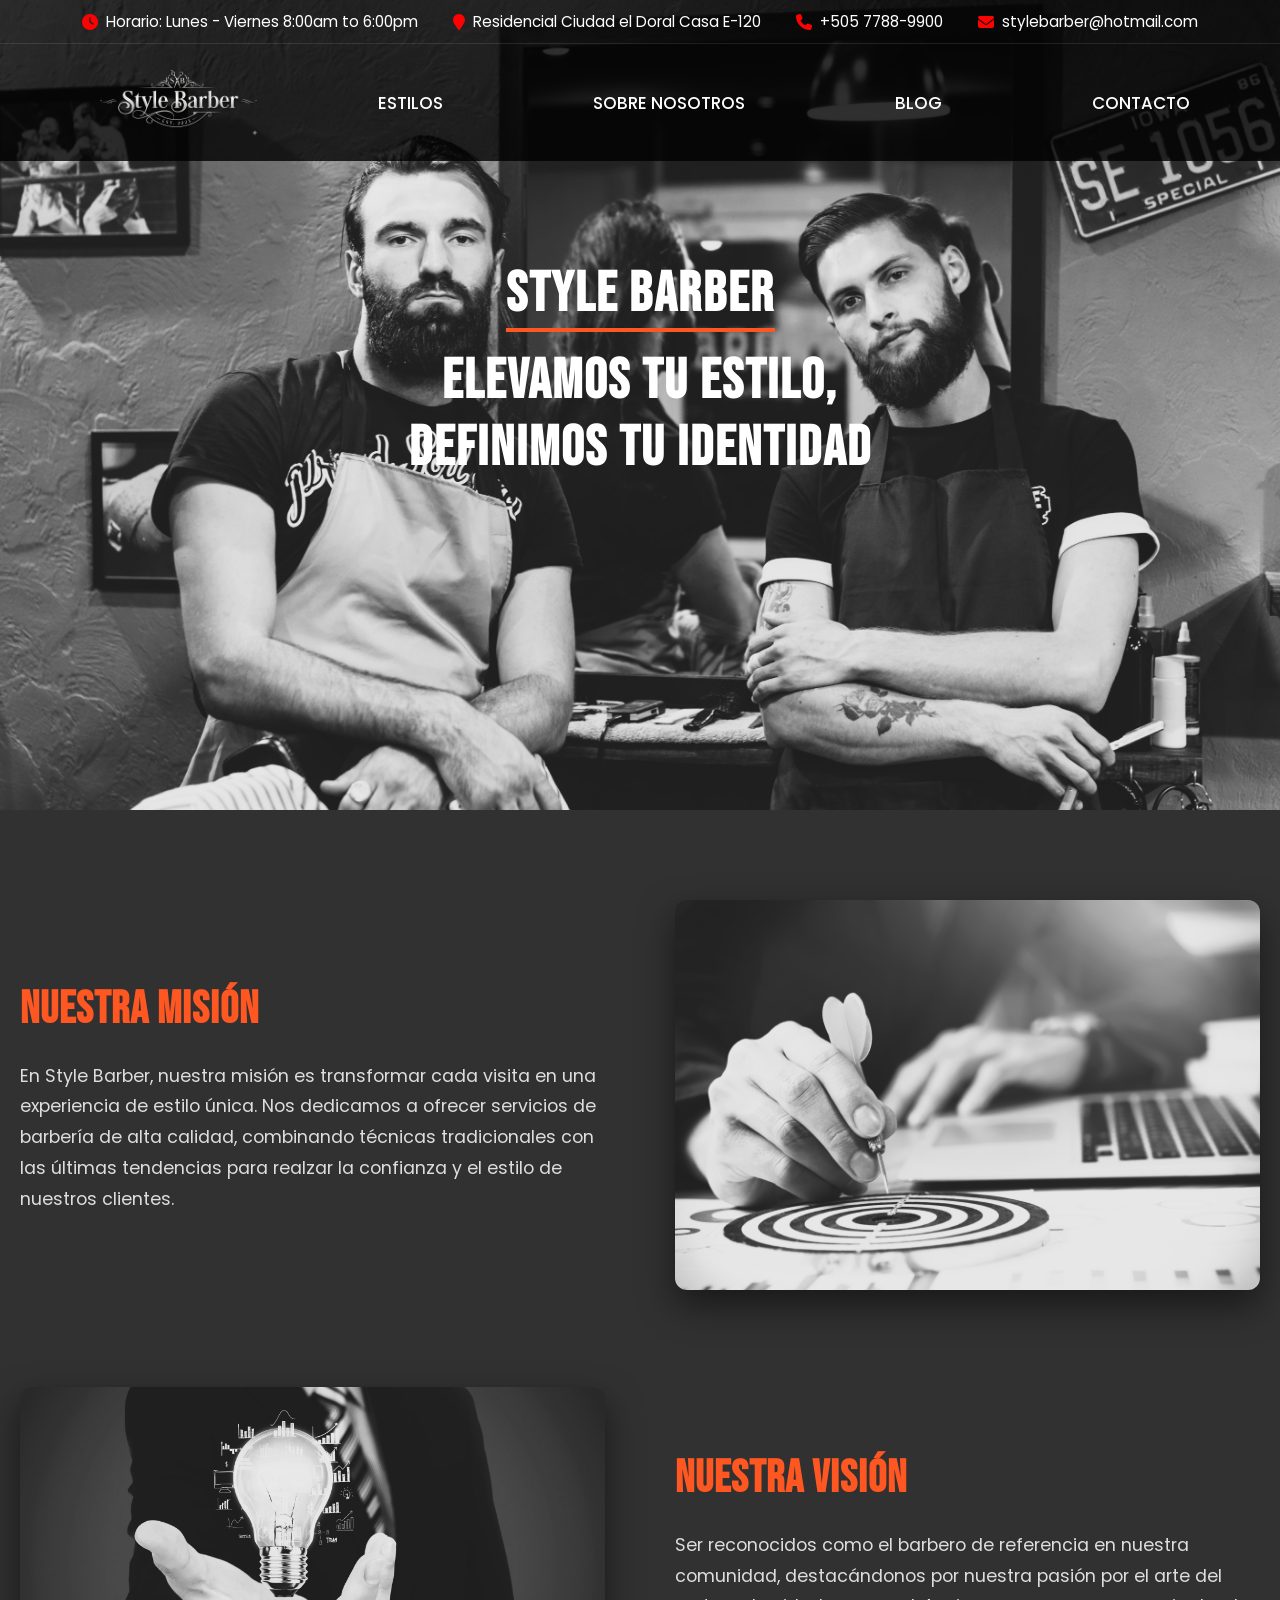
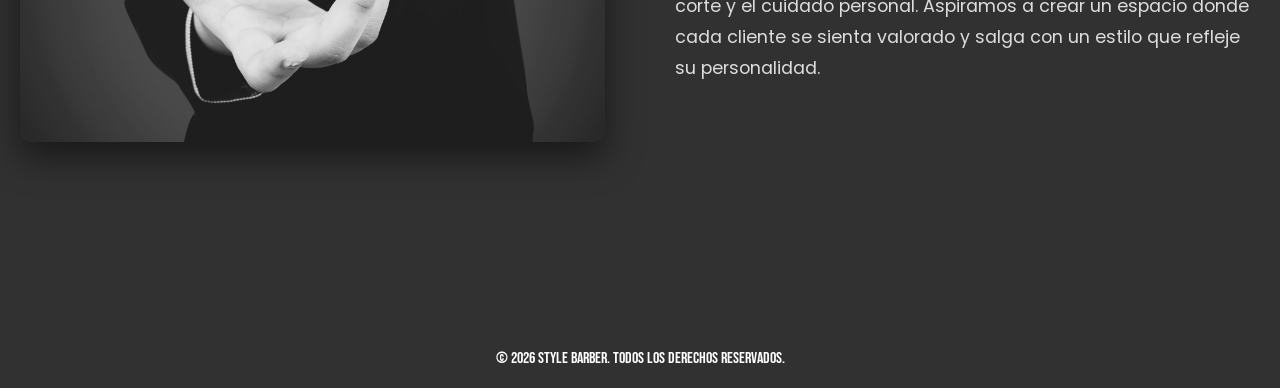
<file: pages/about.html>
<!DOCTYPE html>
<html lang="es">

<head>
    <meta charset="UTF-8">
    <meta name="viewport" content="width=device-width, initial-scale=1.0">
    <link rel="stylesheet" href="https://cdnjs.cloudflare.com/ajax/libs/font-awesome/6.5.1/css/all.min.css">
    <link rel="stylesheet" href="../css/global.css">
    <link rel="stylesheet" href="../css/about.css">
    <title>Sobre Nosotros | Style Barber</title>
</head>

<body>
    <div class="portada-principal">
    <header class="header">
        <div class="top-bar">
            <div class="container">

                <div class="contact-info">
                    <div class="info-item horario">
                        <i class="fa fa-clock"></i>
                        <span>Horario: Lunes - Viernes 8:00am to 6:00pm</span>
                    </div>
                    <div class="info-item direccion">
                        <i class="fa fa-map-marker"></i>
                        <span>Residencial Ciudad el Doral Casa E-120</span>
                    </div>
                    <div class="info-item telefono">
                        <i class="fa fa-phone"></i>
                        <a href="tel:+50577889900">+505 7788-9900</a>
                    </div>
                    <div class="info-item email">
                        <i class="fa fa-envelope"></i>
                        <a href="mailto:stylebarber@hotmail.com">stylebarber@hotmail.com</a>
                    </div>
                </div>

            </div>
        </div>

        <nav class="navbar">
            <div class="navbar-container">
                <div class="logo">
                    <a href="../index.html">
                        <img src="../assets/logoT.PNG" alt="Style Barber" width="200" height="100">
                    </a>
                </div>
                <div class="hamburger">
                    <i class="fa-solid fa-bars"></i>
                </div>
                <ul class="nav-menu">
                    <li><a href="styles.html">Estilos</a></li>
                    <li><a href="about.html">Sobre Nosotros</a></li>
                    <li><a href="blog.html">Blog</a></li>
                    <li><a href="contact.html">Contacto</a></li>
                </ul>
            </div>
        </nav>
    </header>
    <main>
        <section class="about-section">
            <div class="container">
                <span class="section-title">Style Barber</span>
                <h1 class="section-heading">Elevamos Tu Estilo,
                    <br>
                    Definimos Tu Identidad
                </h1>
            </div>
        </section>
    </div>
        <section class="mission-vision">
    <div class="container">

        <div class="mission">
            <div class="text-content">
                <h2>Nuestra Misión</h2>
                <p>En Style Barber, nuestra misión es transformar cada visita en una experiencia de estilo única. Nos dedicamos a ofrecer servicios de barbería de alta calidad, combinando técnicas tradicionales con las últimas tendencias para realzar la confianza y el estilo de nuestros clientes.</p>
            </div>
            <div class="image-content">
                <img src="../assets/misionc.jpg" alt="Nuestra Misión" loading="lazy">
            </div>
        </div>

        <div class="vision">
            <div class="image-content">
                <img src="../assets/visionc.jpg" alt="Nuestra Visión" loading="lazy">
            </div>
            <div class="text-content">
                <h2>Nuestra Visión</h2>
                <p>Ser reconocidos como el barbero de referencia en nuestra comunidad, destacándonos por nuestra pasión por el arte del corte y el cuidado personal. Aspiramos a crear un espacio donde cada cliente se sienta valorado y salga con un estilo que refleje su personalidad.</p>
            </div>
        </div>

    </div>
</section>
    </main>

        <footer>
            <p>&copy; 2026 Style Barber. Todos los derechos reservados.</p>
        </footer>

        <script src="../JS/script.js"></script>
</body>

</html>
</file>
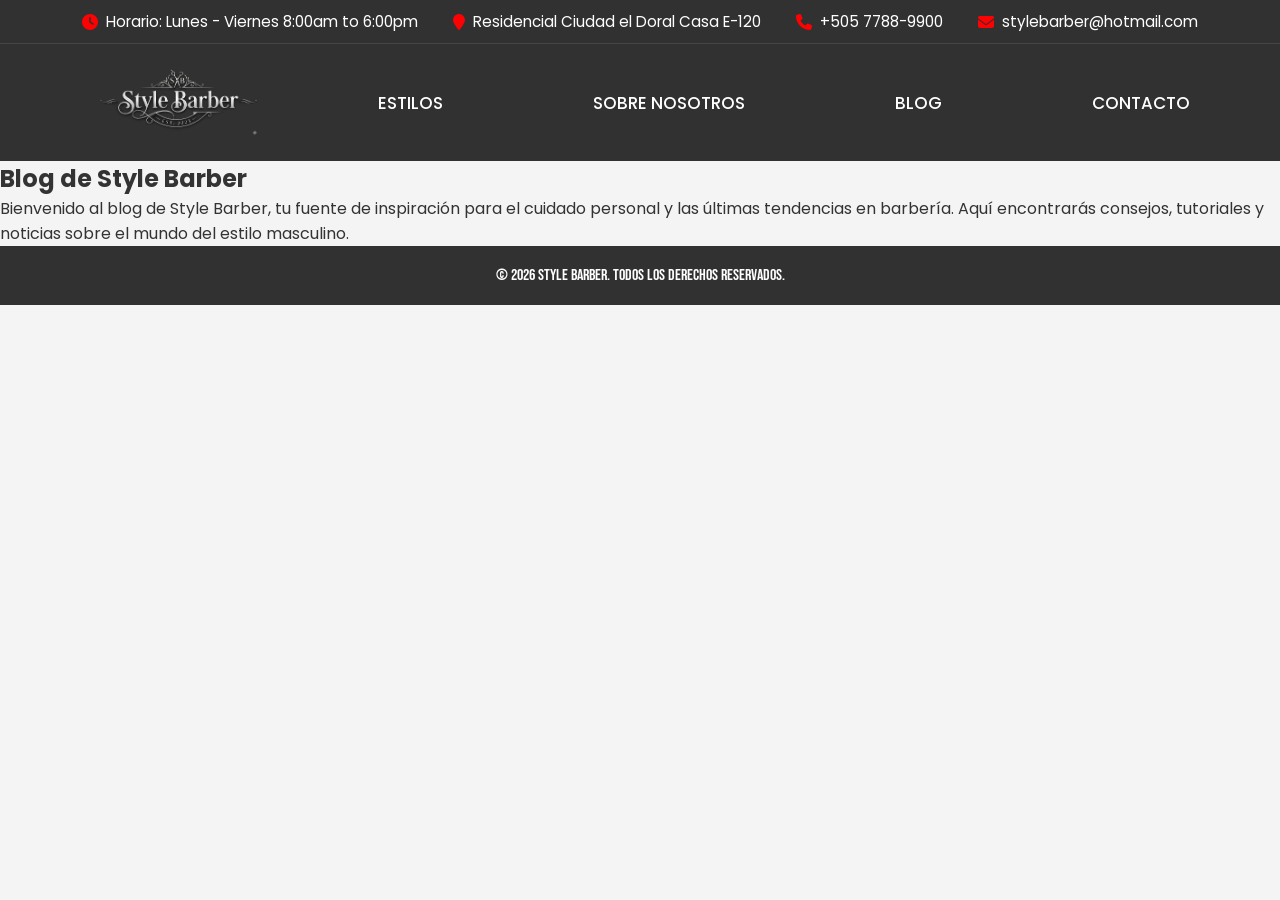
<file: pages/blog.html>
<!DOCTYPE html>
<html lang="es">

<head>
    <meta charset="UTF-8">
    <meta name="viewport" content="width=device-width, initial-scale=1.0">
    <link rel="stylesheet" href="https://cdnjs.cloudflare.com/ajax/libs/font-awesome/6.5.1/css/all.min.css">
    <link rel="stylesheet" href="../css/global.css">
    <title>Blog | Style Barber</title>
</head>

<body>
    <header class="header">
        <div class="top-bar">
            <div class="container">

                <div class="contact-info">
                    <div class="info-item horario">
                        <i class="fa fa-clock"></i>
                        <span>Horario: Lunes - Viernes 8:00am to 6:00pm</span>
                    </div>
                    <div class="info-item direccion">
                        <i class="fa fa-map-marker"></i>
                        <span>Residencial Ciudad el Doral Casa E-120</span>
                    </div>
                    <div class="info-item telefono">
                        <i class="fa fa-phone"></i>
                        <a href="tel:+50577889900">+505 7788-9900</a>
                    </div>
                    <div class="info-item email">
                        <i class="fa fa-envelope"></i>
                        <a href="mailto:stylebarber@hotmail.com">stylebarber@hotmail.com</a>
                    </div>
                </div>

            </div>
        </div>

        <nav class="navbar">
            <div class="navbar-container">
                <div class="logo">
                    <a href="../index.html">
                        <img src="../assets/logoT.PNG" alt="Style Barber" width="200" height="100">
                    </a>
                </div>
                <div class="hamburger">
                    <i class="fa-solid fa-bars"></i>
                </div>
                <ul class="nav-menu">
                    <li><a href="styles.html">Estilos</a></li>
                    <li><a href="about.html">Sobre Nosotros</a></li>
                    <li><a href="blog.html">Blog</a></li>
                    <li><a href="contact.html">Contacto</a></li>
                </ul>
            </div>
        </nav>
    </header>


    <!-- Contenido de la página del blog -->
    <main>
        <section class="blog-section">
            <div class="container">
                <h1>Blog de Style Barber</h1>
                <p>Bienvenido al blog de Style Barber, tu fuente de inspiración para el cuidado personal y las últimas
                    tendencias en barbería. Aquí encontrarás consejos, tutoriales y noticias sobre el mundo del estilo
                    masculino.</p>
            </div>
        </section>
    </main>
    <footer>
        <p>&copy; 2026 Style Barber. Todos los derechos reservados.</p>
    </footer>

    <script src="../JS/script.js"></script>
</body>

</html>
</file>
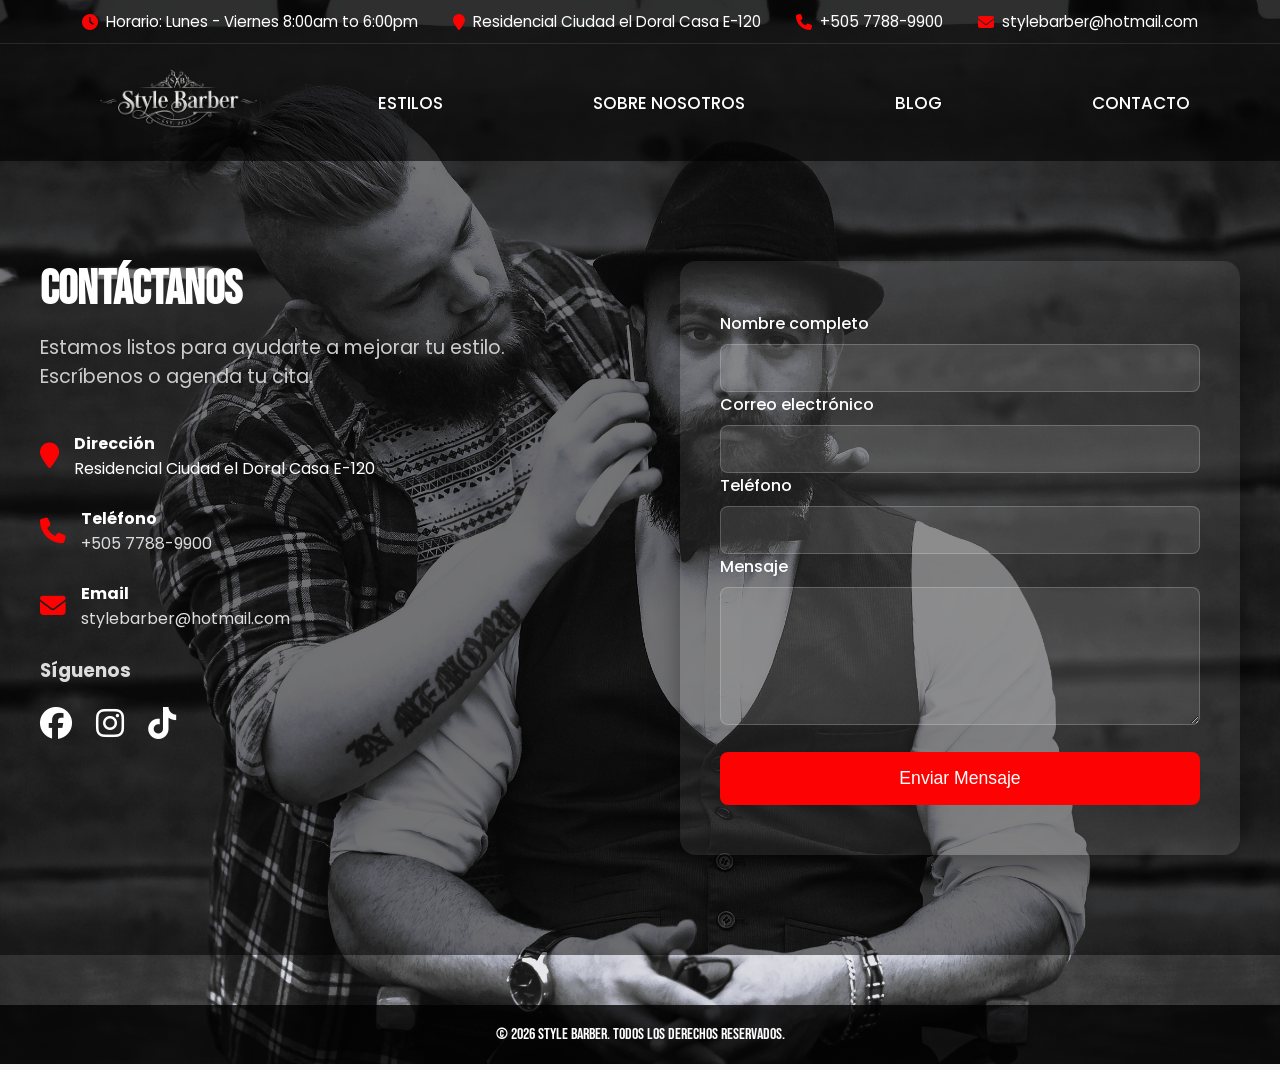
<file: pages/contact.html>
<!DOCTYPE html>
<html lang="es">

<head>
    <meta charset="UTF-8">
    <meta name="viewport" content="width=device-width, initial-scale=1.0">
    <link rel="stylesheet" href="https://cdnjs.cloudflare.com/ajax/libs/font-awesome/6.5.1/css/all.min.css">
    <link rel="stylesheet" href="../css/global.css">
    <link rel="stylesheet" href="../css/contact.css">
    <title>Contacto | Style Barber</title>
</head>

<body>
    <header class="header">
        <div class="top-bar">
            <div class="container">

                <div class="contact-info">
                    <div class="info-item horario">
                        <i class="fa fa-clock"></i>
                        <span>Horario: Lunes - Viernes 8:00am to 6:00pm</span>
                    </div>
                    <div class="info-item direccion">
                        <i class="fa fa-map-marker"></i>
                        <span>Residencial Ciudad el Doral Casa E-120</span>
                    </div>
                    <div class="info-item telefono">
                        <i class="fa fa-phone"></i>
                        <a href="tel:+50577889900">+505 7788-9900</a>
                    </div>
                    <div class="info-item email">
                        <i class="fa fa-envelope"></i>
                        <a href="mailto:stylebarber@hotmail.com">stylebarber@hotmail.com</a>
                    </div>
                </div>

            </div>
        </div>

        <nav class="navbar">
            <div class="navbar-container">
                <div class="logo">
                    <a href="../index.html">
                        <img src="../assets/logoT.PNG" alt="Style Barber" width="200" height="100">
                    </a>
                </div>
                <div class="hamburger">
                    <i class="fa-solid fa-bars"></i>
                </div>
                <ul class="nav-menu">
                    <li><a href="styles.html">Estilos</a></li>
                    <li><a href="about.html">Sobre Nosotros</a></li>
                    <li><a href="blog.html">Blog</a></li>
                    <li><a href="contact.html">Contacto</a></li>
                </ul>
            </div>
        </nav>
    </header>

    <section class="contact-section">
    <div class="contact-container">
        
        <!-- LADO IZQUIERDO -->
        <div class="contact-info-side">
            <h1>Contáctanos</h1>
            <p class="subtitle">Estamos listos para ayudarte a mejorar tu estilo. Escríbenos o agenda tu cita.</p>
            
            <div class="info-box">
                <div class="info-item">
                    <i class="fa fa-map-marker"></i>
                    <div>
                        <strong>Dirección</strong>
                        <p>Residencial Ciudad el Doral Casa E-120</p>
                    </div>
                </div>
                <div class="info-item">
                    <i class="fa fa-phone"></i>
                    <div>
                        <strong>Teléfono</strong>
                        <p><a href="tel:+50577889900">+505 7788-9900</a></p>
                    </div>
                </div>
                <div class="info-item">
                    <i class="fa fa-envelope"></i>
                    <div>
                        <strong>Email</strong>
                        <p><a href="mailto:stylebarber@hotmail.com">stylebarber@hotmail.com</a></p>
                    </div>
                </div>
            </div>

            <!-- Redes Sociales -->
            <div class="redes-sociales">
                <h3>Síguenos</h3>
                <div class="social-icons">
                    <a href="https://www.facebook.com/stylebarber" target="_blank"><i class="fab fa-facebook"></i></a>
                    <a href="https://www.instagram.com/stylebarber" target="_blank"><i class="fab fa-instagram"></i></a>
                    <a href="https://www.tiktok.com/stylebarber" target="_blank"><i class="fab fa-tiktok"></i></a>
                </div>
            </div>
        </div>

        <!-- LADO DERECHO - FORMULARIO EN CARD -->
        <div class="contact-form-side">
            <form action="#" method="post" class="contact-form">
                <div class="form-group">
                    <label for="name">Nombre completo</label>
                    <input type="text" id="name" name="name" required>
                </div>
                <div class="form-group">
                    <label for="email">Correo electrónico</label>
                    <input type="email" id="email" name="email" required>
                </div>
                <div class="form-group">
                    <label for="phone">Teléfono</label>
                    <input type="tel" id="phone" name="phone">
                </div>
                <div class="form-group">
                    <label for="message">Mensaje</label>
                    <textarea id="message" name="message" rows="6" required></textarea>
                </div>
                <button type="submit" class="submit-button">Enviar Mensaje</button>
            </form>
        </div>
    </div>
</section>
    <br>
    <br>

    <footer>
        <p>&copy; 2026 Style Barber. Todos los derechos reservados.</p>
    </footer>

    <script src="../JS/script.js"></script>
</body>

</html>
</file>
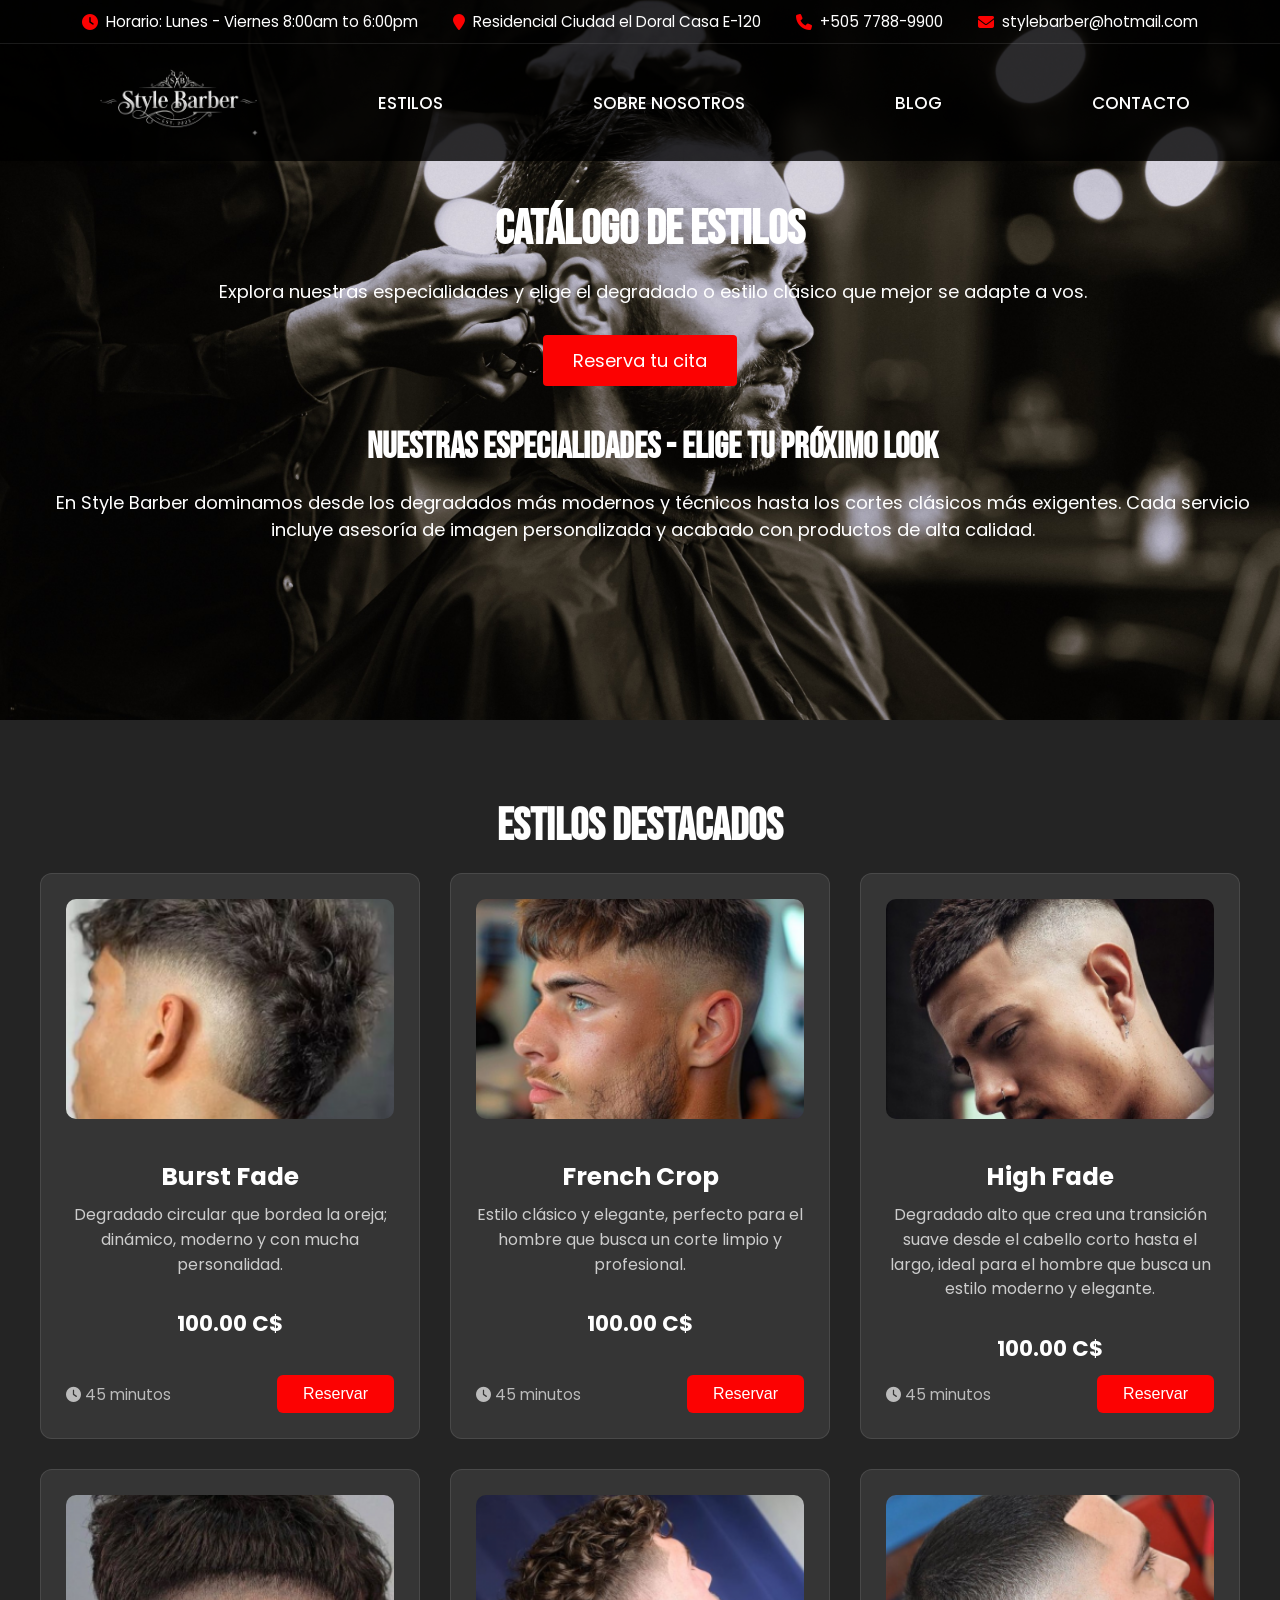
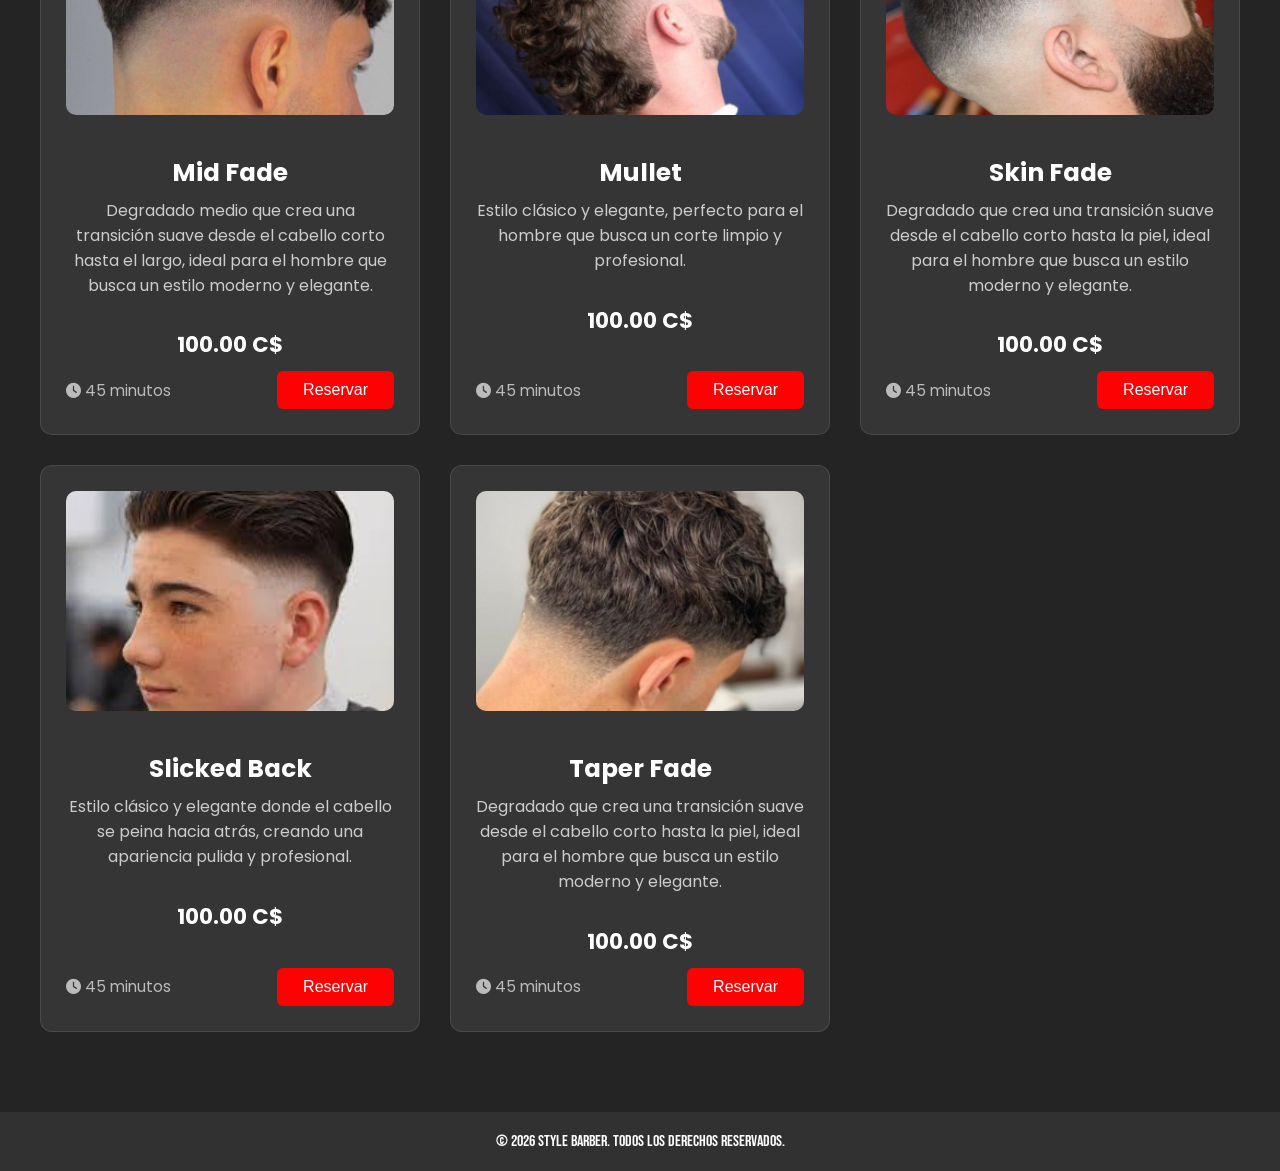
<file: pages/styles.html>
<!DOCTYPE html>
<html lang="es">

<head>
    <meta charset="UTF-8">
    <meta name="viewport" content="width=device-width, initial-scale=1.0">
    <link rel="stylesheet" href="https://cdnjs.cloudflare.com/ajax/libs/font-awesome/6.5.1/css/all.min.css">
    <link rel="stylesheet" href="../css/global.css">
    <link rel="stylesheet" href="../css/styles.css">

    <title>Estilos | Style Barber</title>
</head>

<body>

    <div class="portada-principal">
        <header class="header">
            <div class="top-bar">
                <div class="container">

                    <div class="contact-info">
                        <div class="info-item horario">
                            <i class="fa fa-clock"></i>
                            <span>Horario: Lunes - Viernes 8:00am to 6:00pm</span>
                        </div>
                        <div class="info-item direccion">
                            <i class="fa fa-map-marker"></i>
                            <span>Residencial Ciudad el Doral Casa E-120</span>
                        </div>
                        <div class="info-item telefono">
                            <i class="fa fa-phone"></i>
                            <a href="tel:+50577889900">+505 7788-9900</a>
                        </div>
                        <div class="info-item email">
                            <i class="fa fa-envelope"></i>
                            <a href="mailto:stylebarber@hotmail.com">stylebarber@hotmail.com</a>
                        </div>
                    </div>

                </div>
            </div>

            <nav class="navbar">
                <div class="navbar-container">
                    <div class="logo">
                        <a href="../index.html">
                            <img src="../assets/logoT.PNG" alt="Style Barber" width="200" height="100">
                        </a>
                    </div>
                    <div class="hamburger">
                        <i class="fa-solid fa-bars"></i>
                    </div>
                    <ul class="nav-menu">
                        <li><a href="styles.html">Estilos</a></li>
                        <li><a href="about.html">Sobre Nosotros</a></li>
                        <li><a href="blog.html">Blog</a></li>
                        <li><a href="contact.html">Contacto</a></li>
                    </ul>
                </div>
            </nav>
        </header>

        <main class="main-content">
            <section class="hero">
                <div class="container">
                    <h1>Catálogo de Estilos</h1>
                    <p>Explora nuestras especialidades y elige el degradado o estilo clásico que mejor se adapte a vos.
                    </p>
                    <div class="divider-button">
                        <a href="contact.html" class="btn">Reserva tu cita</a>
                    </div>
                </div>
            </section>

            <section id="description">
                <div class="description-content">
                    <h2><strong>Nuestras Especialidades</strong> - Elige tu próximo look</h2>
                    <p>En Style Barber dominamos desde los degradados más modernos y técnicos hasta los cortes clásicos
                        más exigentes. Cada servicio incluye asesoría de imagen personalizada y acabado con productos de
                        alta calidad.</p>
                </div>
            </section>
        </main>
    </div>

    <section id="styles">
        <div class="container">
            <h2>Estilos Destacados</h2>
        </div>

        <div class="container-styles">
            <div class="services-card">
                <div class="card-image">
                    <img src="../assets/burst_fade.png" alt="Burst Fade" width="200" height="200">
                </div>
                <div class="card-content">
                    <h3 class="services-title">Burst Fade</h3>
                    <p class="services-description">
                        Degradado circular que bordea la oreja; dinámico, moderno y con mucha personalidad.
                    </p>
                </div>

                <div class="service-price">100.00 C$</div>

                <div class="card-footer">
                    <div class="service-duration">
                        <i class="fa fa-clock"></i> 45 minutos
                    </div>
                    <a href="contact.html">
                        <button class="btn-reserve">Reservar</button>
                    </a>
                </div>
            </div>

            <div class="services-card">
                <div class="card-image">
                    <img src="../assets/french_crop.png" alt="French Crop" width="200" height="200">
                </div>
                <div class="card-content">
                    <h3 class="services-title">French Crop</h3>
                    <p class="services-description">
                        Estilo clásico y elegante, perfecto para el hombre que busca un corte limpio y profesional.
                    </p>
                </div>

                <div class="service-price">100.00 C$</div>

                <div class="card-footer">
                    <div class="service-duration">
                        <i class="fa fa-clock"></i> 45 minutos
                    </div>
                    <a href="contact.html">
                        <button class="btn-reserve">Reservar</button>
                    </a>
                </div>
            </div>

            <div class="services-card">
                <div class="card-image">
                    <img src="../assets/high_fade.png" alt="High Fade" width="200" height="200">
                </div>
                <div class="card-content">
                    <h3 class="services-title">High Fade</h3>
                    <p class="services-description">
                        Degradado alto que crea una transición suave desde el cabello corto hasta el largo, ideal para
                        el hombre que busca un estilo moderno y elegante.
                    </p>
                </div>

                <div class="service-price">100.00 C$</div>

                <div class="card-footer">
                    <div class="service-duration">
                        <i class="fa fa-clock"></i> 45 minutos
                    </div>
                    <a href="contact.html">
                        <button class="btn-reserve">Reservar</button>
                    </a>
                </div>
            </div>

            <div class="services-card">
                <div class="card-image">
                    <img src="../assets/mid_fade.png" alt="Mid Fade" width="200" height="200">
                </div>
                <div class="card-content">
                    <h3 class="services-title">Mid Fade</h3>
                    <p class="services-description">
                        Degradado medio que crea una transición suave desde el cabello corto hasta el largo, ideal para
                        el hombre que busca un estilo moderno y elegante.
                    </p>
                </div>

                <div class="service-price">100.00 C$</div>

                <div class="card-footer">
                    <div class="service-duration">
                        <i class="fa fa-clock"></i> 45 minutos
                    </div>
                    <a href="contact.html">
                        <button class="btn-reserve">Reservar</button>
                    </a>
                </div>
            </div>

            <div class="services-card">
                <div class="card-image">
                    <img src="../assets/mullet.png" alt="Mullet" width="200" height="200">
                </div>
                <div class="card-content">
                    <h3 class="services-title">Mullet</h3>
                    <p class="services-description">
                        Estilo clásico y elegante, perfecto para el hombre que busca un corte limpio y profesional.
                    </p>
                </div>

                <div class="service-price">100.00 C$</div>

                <div class="card-footer">
                    <div class="service-duration">
                        <i class="fa fa-clock"></i> 45 minutos
                    </div>
                    <a href="contact.html">
                        <button class="btn-reserve">Reservar</button>
                    </a>
                </div>
            </div>

            <div class="services-card">
                <div class="card-image">
                    <img src="../assets/skin_fade.png" alt="Skin Fade" width="200" height="200">
                </div>
                <div class="card-content">
                    <h3 class="services-title">Skin Fade</h3>
                    <p class="services-description">
                        Degradado que crea una transición suave desde el cabello corto hasta la piel, ideal para el
                        hombre que busca un estilo moderno y elegante.
                    </p>
                </div>

                <div class="service-price">100.00 C$</div>

                <div class="card-footer">
                    <div class="service-duration">
                        <i class="fa fa-clock"></i> 45 minutos
                    </div>
                    <a href="contact.html">
                        <button class="btn-reserve">Reservar</button>
                    </a>
                </div>
            </div>

            <div class="services-card">
                <div class="card-image">
                    <img src="../assets/slicked_back (2).jfif" alt="Slicked Back" width="200" height="200">
                </div>
                <div class="card-content">
                    <h3 class="services-title">Slicked Back</h3>
                    <p class="services-description">
                        Estilo clásico y elegante donde el cabello se peina hacia atrás, creando una apariencia pulida y
                        profesional.
                    </p>
                </div>

                <div class="service-price">100.00 C$</div>

                <div class="card-footer">
                    <div class="service-duration">
                        <i class="fa fa-clock"></i> 45 minutos
                    </div>
                    <a href="contact.html">
                        <button class="btn-reserve">Reservar</button>
                    </a>
                </div>
            </div>

            <div class="services-card">
                <div class="card-image">
                    <img src="../assets/Taper_fade.png" alt="Taper Fade" width="200" height="200">
                </div>
                <div class="card-content">
                    <h3 class="services-title">Taper Fade</h3>
                    <p class="services-description">
                        Degradado que crea una transición suave desde el cabello corto hasta la piel, ideal para el
                        hombre que busca un estilo moderno y elegante.
                    </p>
                </div>

                <div class="service-price">100.00 C$</div>

                <div class="card-footer">
                    <div class="service-duration">
                        <i class="fa fa-clock"></i> 45 minutos
                    </div>
                    <a href="contact.html">
                        <button class="btn-reserve">Reservar</button>
                    </a>
                </div>
            </div>

        </div>
    </section>

    <footer>
        <p>&copy; 2026 Style Barber. Todos los derechos reservados.</p>
    </footer>
    <script src="../JS/script.js"></script>
</body>

</html>
</file>
<file: css/global.css>
@import url('https://fonts.googleapis.com/css2?family=Poppins:ital,wght@0,100;0,200;0,300;0,400;0,500;0,600;0,700;0,800;0,900;1,100;1,200;1,300;1,400;1,500;1,600;1,700;1,800;1,900&display=swap');
@import url('https://fonts.googleapis.com/css2?family=Bebas+Neue&display=swap');

* {
    margin: 0;
    padding: 0;
    box-sizing: border-box;
    text-decoration: none;
    list-style: none;
}

body {
    font-family: 'Poppins', sans-serif;
    background-color: #f4f4f4;
    color: #333;
}

/* ==================== TOP BAR ==================== */
.top-bar {
    background-color: rgba(0, 0, 0, 0.8) !important;
    color: #fff;
    padding: 10px 0;
    width: 100%;
    font-size: 0.95rem;
    border-bottom: 1px solid rgba(255, 255, 255, 0.1) !important;
}

.top-bar .container {
    max-width: 1400px;
    margin: 0 auto;
    padding: 0 15px;
    display: flex;
    justify-content: center;
}

.contact-info {
    display: flex;
    align-items: center;
    justify-content: center;
    gap: 35px;
    flex-wrap: nowrap;
    overflow-x: auto;
    width: 100%;
}

.info-item {
    display: flex;
    align-items: center;
    gap: 8px;
    white-space: nowrap;
    flex-shrink: 0;
}

.info-item i {
    color: #fc0202;
    font-size: 1rem;
}

/* Hover */
.top-bar a {
    color: #fff;
    transition: color 0.3s ease;
}

.contact-info a:hover {
    color: rgb(252, 2, 2);
}

/* ==================== NAVBAR ==================== */
.navbar {
    background-color: rgba(0, 0, 0, 0.8) !important;
    padding: 15px 20px;
    width: 100%;
    box-sizing: border-box;
    display: flex;
    align-items: center;
    position: sticky;
    top: 0;
    z-index: 1000;
}

.navbar-container {
    max-width: 1400px;
    margin: 0 auto;
    padding: 0 70px;
    width: 100%;
    display: flex;
    align-items: center;
    justify-content: space-between;
}

.navbar .logo {
    flex-shrink: 0;
}

.navbar .logo img {
    padding: 0;
    height: 80px;
    width: auto;
}

.navbar ul {
    display: flex;
    gap: 150px;
    margin: 0;
    padding: 0;
    align-items: center;
}

.navbar ul li {
    display: inline-block;
}

.navbar a {
    color: #fff;
    transition: color 0.3s ease;
    text-transform: uppercase;
    font-size: 1.05rem;
    font-weight: 500;
    white-space: nowrap;
}

.navbar a:hover {
    color: rgb(252, 2, 2);
}

@media (max-width: 1100px) {
    .contact-info {
        gap: 15px;
    }

    .navbar ul {
        gap: 20px;
    }
}

@media (max-width: 768px) {
    .top-bar .container {
        padding: 0 12px;
    }

    .contact-info {
        gap: 18px;
        font-size: 0.9rem;
        justify-content: flex-start;
        /* Evita corte del correo */
    }

    .navbar {
        padding: 12px 15px;
    }

    .navbar .logo img {
        height: 58px;
    }

    .navbar ul {
        display: none;
        /* Se activará con JS después */
        flex-direction: column;
        gap: 18px;
        position: absolute;
        top: 100%;
        left: 0;
        width: 100%;
        background-color: rgba(0, 0, 0, 0.98);
        padding: 25px 0;
        align-items: center;
    }
}

/* ==================== HAMBURGER MENU ==================== */
.hamburger {
    display: none;
    font-size: 2rem;
    color: #fff;
    cursor: pointer;
    padding: 5px;
}

/* Menú en desktop */
.nav-menu {
    display: flex;
    gap: 150px;
    /* El que tú pusiste */
    margin: 0;
    padding: 0;
    align-items: center;
}

/* ==================== RESPONSIVE - MÓVIL ==================== */
@media (max-width: 992px) {
    .hamburger {
        display: block;
    }

    .nav-menu {
        display: none;
        flex-direction: column;
        gap: 25px;
        position: absolute;
        top: 100%;
        left: 0;
        width: 100%;
        background-color: rgba(0, 0, 0, 0.95);
        padding: 30px 0;
        text-align: center;
    }

    .nav-menu.active {
        display: flex;
    }

    .navbar-container {
        justify-content: space-between;
    }
}

footer {
    background-color: rgba(0, 0, 0, 0.8);
    color: #ffffff;
    text-align: center;
    padding: 20px;
    font-family: 'Bebas Neue', cursive;
}
</file>
<file: css/about.css>
.portada-principal {
    background-image: url('../assets/portada_about.jpg');
    background-position: center top;
    background-repeat: no-repeat;
    background-size: cover;
    min-height: 90vh;
}

.about-section {
    margin: 40px 0;
    padding: 60px 0;
    text-align: center;
    display: flex;
    flex-direction: column;
}

.section-title {
    font-family: 'Bebas Neue', cursive;
    letter-spacing: 2px;
    font-size: 3.5em;
    margin-bottom: 20px;
    color: #ffffff;
    font-weight: bold;
    border-bottom: 4px solid #ff5722;
}

.section-heading {
    font-family: 'Bebas Neue', cursive;
    letter-spacing: 2px;
    font-size: 3.5em;
    padding: 20px 0;
    color: #ffffff;
}

.mission-vision {
    padding: 90px 20px;
    background-color: rgba(0, 0, 0, 0.8);
    color: #fff;
}

.mission-vision .container {
    max-width: 1250px;
    margin: 0 auto;
}

.mission, .vision {
    display: flex;
    align-items: center;
    gap: 70px;
    margin-bottom: 90px;
    flex-wrap: wrap;
}

.mission .text-content {
    order: 1;
}

.mission .image-content {
    order: 2;
}

.vision .text-content {
    order: 2;        
}

.vision .image-content {
    order: 1;       
}

.text-content {
    flex: 1;
    min-width: 300px;
}

.text-content h2 {
    font-family: 'Bebas Neue', cursive;
    letter-spacing: 1px;
    font-size: 2.8rem;
    margin-bottom: 25px;
    color: #ff5722;
}

.text-content p {
    font-size: 1.1rem;
    line-height: 1.75;
    color: #ddd;
}

.image-content {
    flex: 1;
    min-width: 300px;
}

.image-content img {
    width: 100%;
    height: auto;
    border-radius: 12px;
    box-shadow: 0 15px 35px rgba(0, 0, 0, 0.5);
}

/* Responsive */
@media (max-width: 768px) {
    .mission, .vision {
        flex-direction: column !important;
        text-align: center;
        gap: 40px;
    }
}
</file>
<file: css/contact.css>
body {
    background-image: url('../assets/portada_contact.jpg');
    background-position: center top;
    background-repeat: no-repeat;
    background-size: cover;
}

.contact-section {
    background-color: rgba(0, 0, 0, 0.5);
    padding: 100px 20px;
    color: #fff;
}

.contact-container {
    max-width: 1200px;
    margin: 0 auto;
    display: grid;
    grid-template-columns: 1fr 1fr;
    gap: 80px;
    align-items: start;
}

.contact-info-side h1 {
    font-family: 'Bebas Neue', cursive;
    font-size: 3rem;
    margin-bottom: 15px;
}

.subtitle {
    font-size: 1.2rem;
    color: #ccc;
    margin-bottom: 40px;
}

.info-box .info-item {
    display: flex;
    gap: 15px;
    margin-bottom: 25px;
}

.info-box i {
    font-size: 1.6rem;
    color: #fc0202;
}

.info-box a {
    font-size: 1rem;
    color: #ddd;
}

.info-box a:hover {
    color: #fc0202;
}

.redes-sociales h3 {
    margin-bottom: 15px;
    color: #ddd;
}

.social-icons a {
    font-size: 2rem;
    color: #fff;
    margin-right: 20px;
    transition: 0.3s;
}

.social-icons a:hover {
    color: #fc0202;
}

.contact-form-side {
    background-color: rgba(255, 255, 255, 0.08);
    padding: 50px 40px;
    border-radius: 16px;
    box-shadow: 0 10px 30px rgba(0, 0, 0, 0.4);
}

.contact-form input,
.contact-form textarea {
    width: 100%;
    padding: 14px 18px;
    background-color: rgba(255,255,255,0.1);
    border: 1px solid rgba(255,255,255,0.2);
    border-radius: 8px;
    color: #fff;
    font-size: 1rem;
}

.contact-form label {
    display: block;
    margin-bottom: 8px;
    font-weight: 500;
}

.submit-button {
    background-color: #fc0202;
    color: white;
    padding: 16px 40px;
    border: none;
    border-radius: 8px;
    font-size: 1.1rem;
    cursor: pointer;
    width: 100%;
    margin-top: 20px;
    transition: 0.3s;
}

.submit-button:hover {
    background-color: #c80000;
}

/* Responsive */
@media (max-width: 992px) {
    .contact-container {
        grid-template-columns: 1fr;
        gap: 60px;
    }
}
</file>
<file: css/styles.css>
.portada-principal {
    background-image: url('../assets/portada_style.JPG');
    background-position: center top;
    background-repeat: no-repeat;
    background-size: cover;
    min-height: 80vh;
}

.main-content {
    padding: 40px 20px;
}   

.main-content h1 {
    margin-left: 20px;
    font-family: 'Bebas Neue', cursive;
    font-size: 48px;
    margin-bottom: 20px;
    color: #ffffff;
    text-align: center;
}

.main-content p {
    font-size: 18px;
    margin-bottom: 30px;
    color: #ffffff;
    margin-left: 25px;  
    text-align: center;
}

.divider-button {
    display: flex;
    justify-content: center;
    margin-bottom: 40px;
}

.btn {
    display: inline-block;
    padding: 12px 30px;
    background-color: rgb(252, 2, 2);
    color: #fff;
    font-size: 18px;
    border-radius: 4px;
    transition: background-color 0.3s ease;
    margin:0 25px;
    align-items: center;
}

.btn:hover {
    background-color: rgb(200, 0, 0);
}

.description-content {
    gap: 40px;
    margin-top: 20px;
    color: #fff;
}

.description-content h2 {
    font-family: 'Bebas Neue', cursive;
    font-size: 36px;
    margin-bottom: 20px;
    color: #ffffff;
    margin-left: 25px; 
    text-align: center;
}

.description-content p {
    font-size: 18px;
    margin-bottom: 30px;
    color: #ffffff;
    margin-left: 25px; 
    text-align: center;
}

#styles {
    background-color: rgba(0, 0, 0, 0.85);
    padding: 80px 20px;
}

#styles h2 {
    font-family: 'Bebas Neue', cursive;
    font-size: 2.8rem;
    margin-bottom: 20px;
    color: #ffffff;
    text-align: center;
}

.container-styles{
    max-width: 1450px;
    margin: 0 auto;
    display: grid;
    grid-template-columns: repeat(3, 1fr);
    gap: 30px;
    padding: 0 20px;
}

.services-card {
    background-color: rgba(255, 255, 255, 0.08);
    border: 1px solid rgba(255, 255, 255, 0.1);
    border-radius: 12px;
    padding: 25px;
    text-align: center;
    display: flex;
    flex-direction: column;
    transition: transform 0.3s ease;
}

.services-card:hover {
    transform: translateY(-8px);
}

.services-card .card-image img {
    width: 100%;
    height: 220px;
    object-fit: cover;
    border-radius: 10px;
    margin-bottom: 20px;
}

.services-card .services-title {
    color: #fff;
    font-size: 1.55rem;
    margin: 12px 0 8px;
}

.services-card .services-description {
    color: #ccc;
    font-size: 1rem;
    line-height: 1.55;
    margin-bottom: 20px;
    flex-grow: 1;
}

.services-card .service-price {
    color: #ffffff;
    font-weight: bold;
    font-size: 1.35rem;
    margin: 10px 0;
}

.services-card .card-footer {
    margin-top: auto;
    display: flex;
    justify-content: space-between;
    align-items: center;
}

.service-duration {
    color: #bbb;
    font-size: 0.95rem;
}

.btn-reserve {
    background-color: #fc0202;
    color: #fff;
    border: none;
    padding: 10px 26px;
    border-radius: 6px;
    cursor: pointer;
    font-size: 1rem;
}

.btn-reserve:hover {
    background-color: #c80000;
}

/* Responsive */
@media (max-width: 992px) {
    #styles .container-styles   {
        grid-template-columns: repeat(2, 1fr);
    }
}

@media (max-width: 650px) {
    #styles .container-styles   {
        grid-template-columns: 1fr;
    }
    
    #styles h2 {
        font-size: 2.4rem;
    }
}
</file>
